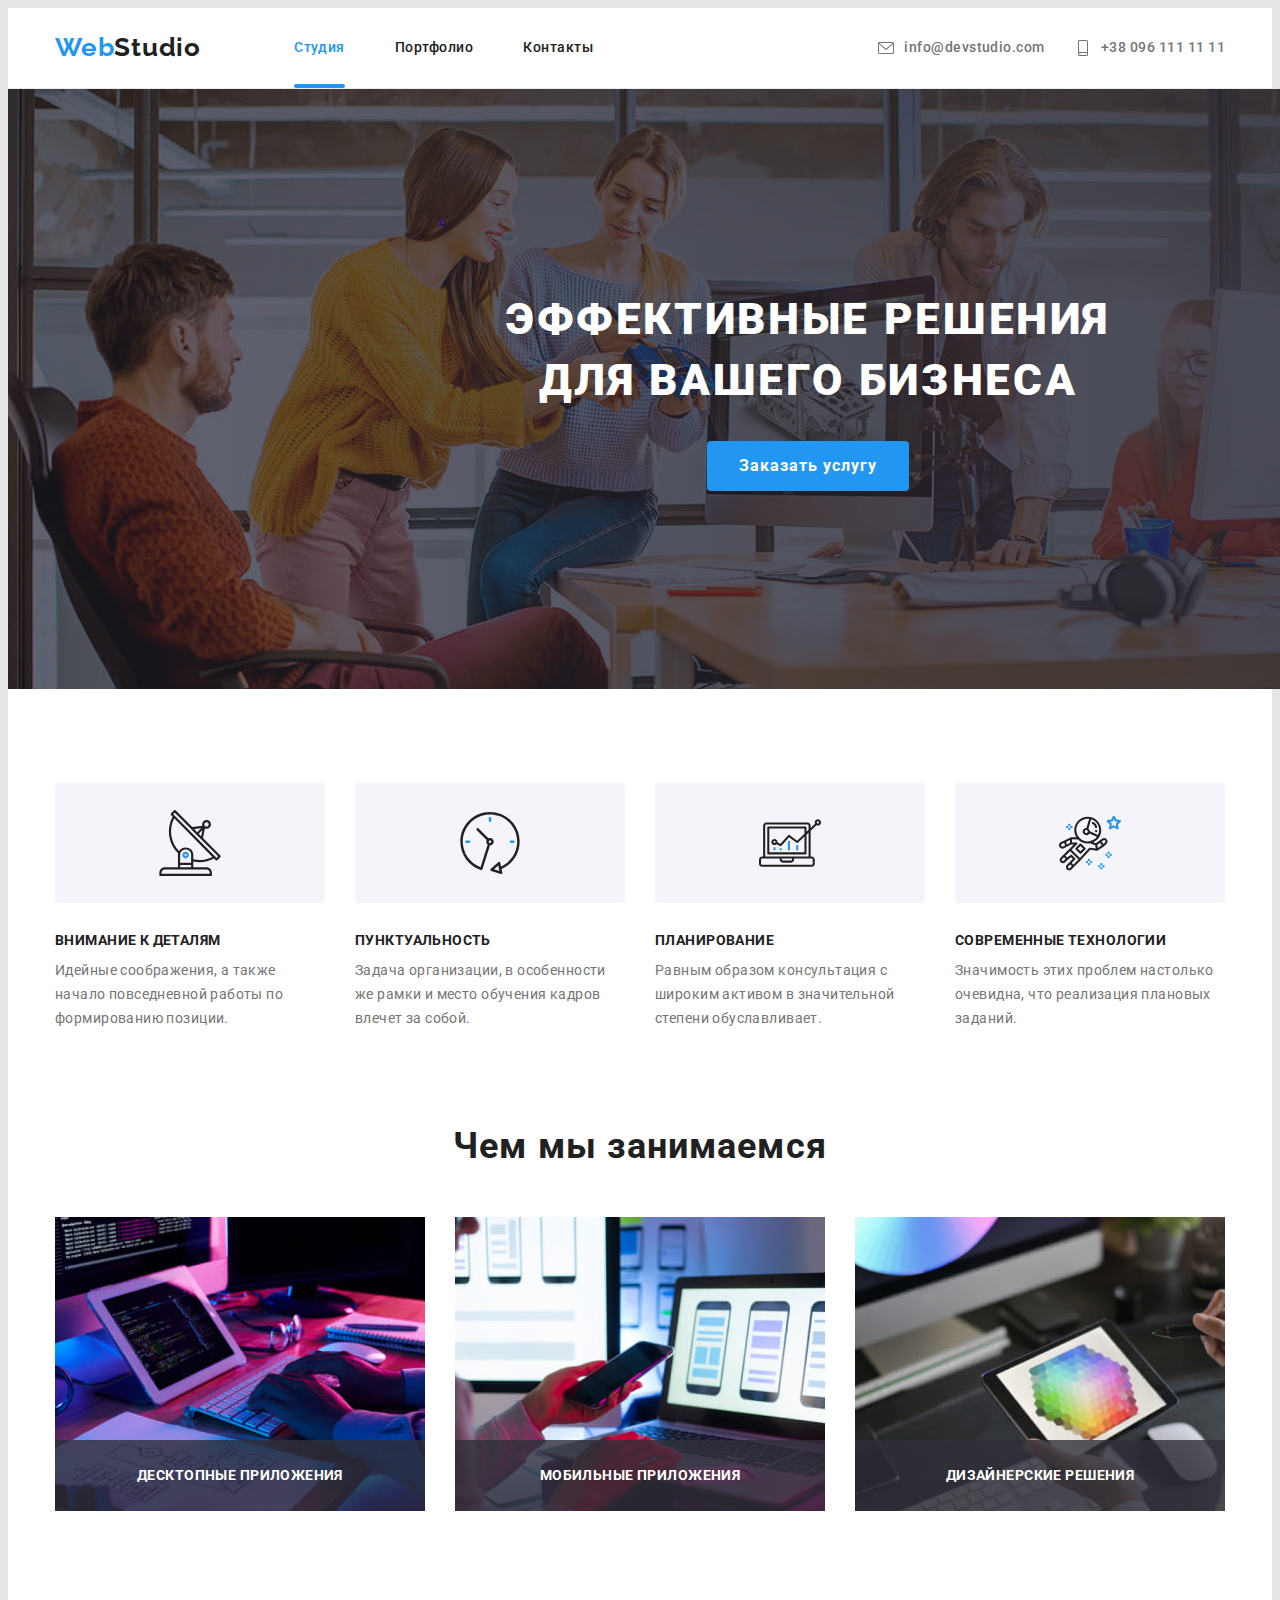
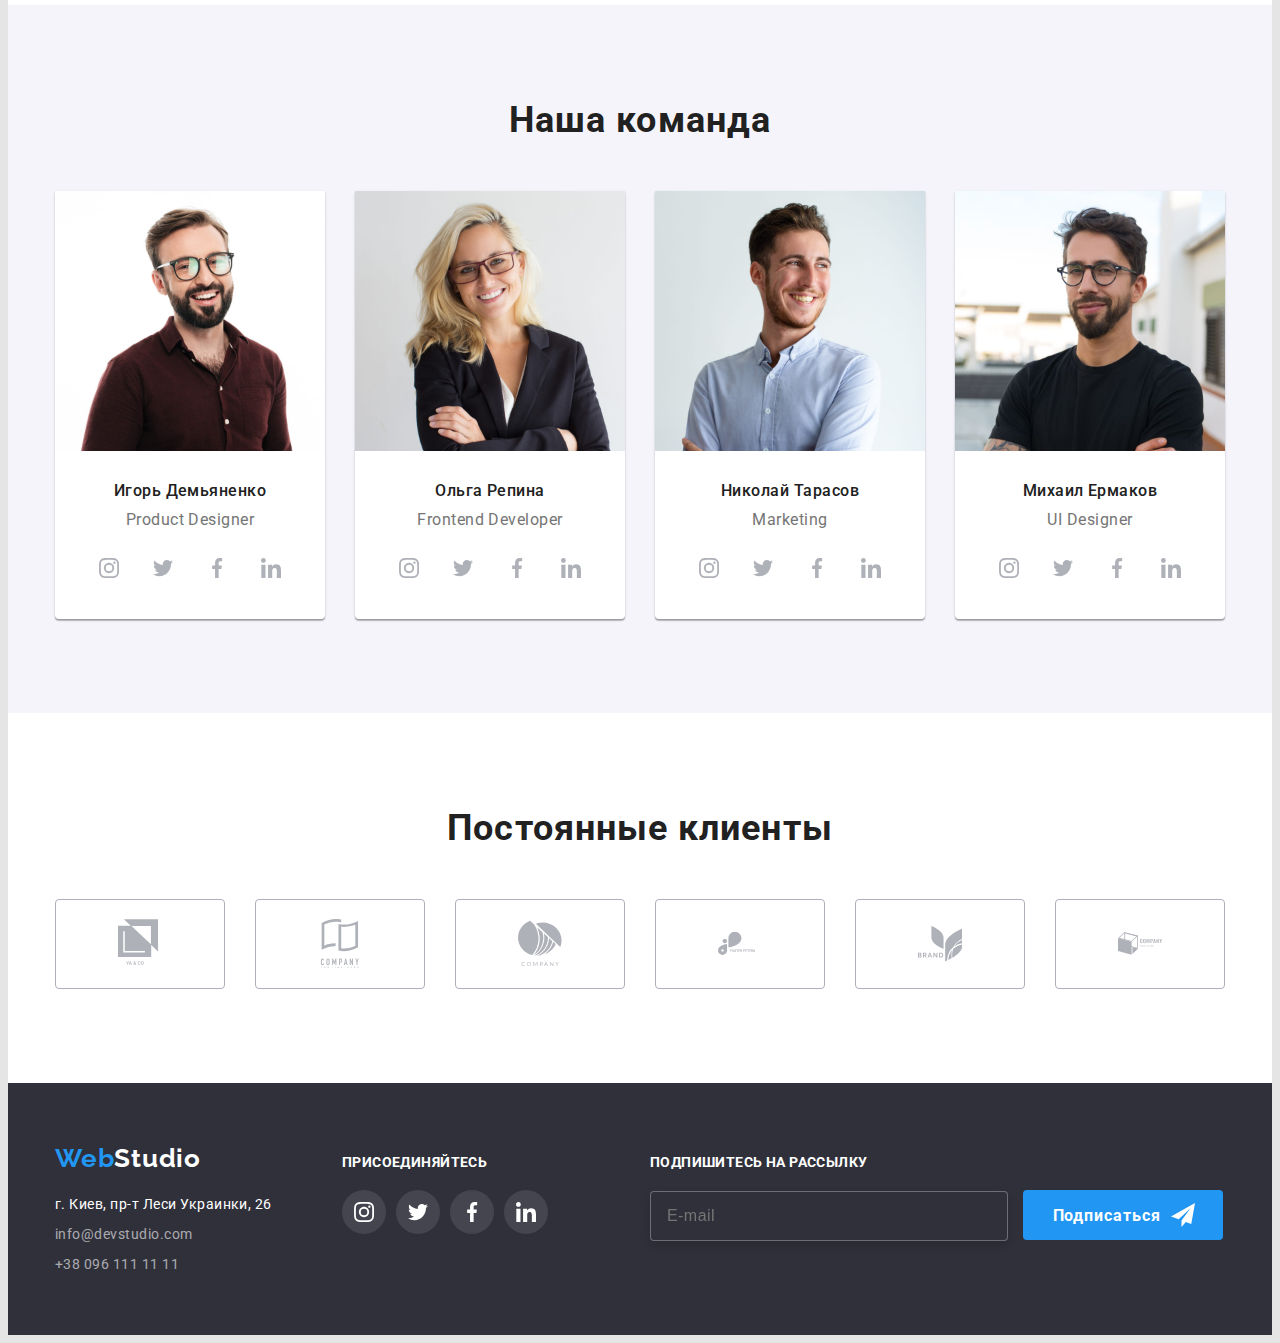
<file: index.html>
<!DOCTYPE html>
<html lang="ru">
  <head>
    <meta charset="UTF-8" />
    <meta name="viewport" content="width=device-width, initial-scale=1.0" />
    <title>WebStudio</title>
    <link href="https://fonts.googleapis.com/css2?family=Roboto:wght@400;500;700;900&display=swap" rel="stylesheet" />
    <link rel="stylesheet" href="https://cdnjs.cloudflare.com/ajax/libs/modern-normalize/1.0.0/modern-normalize.min.css"
        integrity="sha512-ISS7cAi1PEhQ8jnbJpJZMd29NlhNj4AWYyLOSp2CE/CsHxTCu+r+t0D2yoJudVrd0/8fTVPUVDzY5Tvli75u/g=="
        crossorigin="anonymous"/>
    <link rel="stylesheet" href="./css/style.css" />
  </head>

  <body>
    <header class="header">
      <div class="container header-list">
      <a class="logo link" href="./index.html"><span class="logo-web">Web</span>Studio</a>
      <nav>
        <ul class="site-nav list">
          <li class="item">
            <a href="./index.html" class="link current">Студия</a></li>
          <li class="item">
            <a href="./portfolio.html" class="link">Портфолио</a></li>
          <li class="item">
            <a href="#contacts" class="link">Контакты</a></li>
        </ul>
      </nav>

      <ul class="contacts list">
        <li class="item">
          <a class="mail link" href="mailto:info@devstudio.com">
            <svg class="icon-mail" style="height: 16px; width: 16px">
              <use href="./images/sprite.svg#mail">
              </use>
            </svg>info@devstudio.com</a>
        </li>
        <li class="item">
          <a class="phone link" href="tel:+380961111111">
            <svg class="icon-smartphone" style="height: 16px; width: 16px">
              <use href="./images/sprite.svg#smartphone"></use>
            </svg>+38 096 111 11 11</a>
        </li>
      </ul>
      </div>
    </header>

    <main>
      <section class="hero">
       <h1 class="mardgin-reset hero-title">Эффективные решения <br> для вашего бизнеса</h1>
       <button data-modal-open class="hero-button">Заказать услугу</button>
      </section>
      
      <div class="working">
      <section class="container">
       <ul class="work list">
        <li class="item">
          <!--<div class="work-item-icon">
            <svg class="icon-group" width="70" , height="65.32">
              <use href="./images/sprite.svg#Group"></use>
            </svg>
          </div>-->
          <h3 class="mardgin-reset small-title ikon-group">Внимание к деталям</h3>
          <p class="mardgin-reset">
            Идейные соображения, а также начало повседневной работы по
            формированию позиции.
          </p>
        </li>
        <li class="item">
          <h3 class="mardgin-reset small-title ikon-clock">Пунктуальность</h3>
          <p class="mardgin-reset">
            Задача организации, в особенности же рамки и место обучения кадров
            влечет за собой.
          </p>
        </li>
        <li class="item">
          <h3 class="mardgin-reset small-title ikon-diagram">Планирование</h3>
          <p class="mardgin-reset">
            Равным образом консультация с широким активом в значительной степени
            обуславливает.
          </p>
        </li>
        <li class="item">
          <h3 class="mardgin-reset small-title ikon-astronaut">Современные технологии</h3>
          <p class="mardgin-reset">
            Значимость этих проблем настолько очевидна, что реализация плановых
            заданий.
          </p>
        </li>
       </ul>
      <h2 class="mardgin-reset section-title work-title">Чем мы занимаемся</h2>
      <ul class="img list">
        <li class="item">
          <img src="./images/img.jpg" alt="img" width="370" height="294"/>
          <p class="img-item-name">Десктопные приложения</p>
        </li>
        <li class="item">
          <img src="./images/img(1).jpg" alt="img1" width="370" height="294" />
          <p class="img-item-name">Мобильные приложения</p>
        </li>
        <li class="item">
          <img src="./images/img(2).jpg" alt="img2" width="370" height="294" />
          <p class="img-item-name">Дизайнерские решения</p>
        </li>
      </ul>
      </section>
      </div>

      <div class="workers">
      <section class="container">
      <h2 class="mardgin-reset section-title comand">Наша команда</h2>
      <ul class="workers-team list">
        <li class="workers-list item">
          <img src="./images/img(3).jpg" alt="Игорь Демьяненко" width="270" height="260" />
          <h3 class="mardgin-reset name-title">Игорь Демьяненко</h3>
          <p class="mardgin-reset">Product Designer</p>
          <ul class="list social">
            <li class="item">
              <a class="social-icon" href="https://www.instagram.com/">
              <svg class="social-icon-item">
                <use href="./images/sprite.svg#instagram">
                </use>
              </svg></a></li>
            <li class="item">
              <a class="social-icon" href="https://twitter.com/">
                <svg class="social-icon-item" width="20"> 
                  <use href="./images/sprite.svg#twitter">
                  </use>
                </svg></a></li>
            <li class="item">
              <a class="social-icon" href="https://www.facebook.com/">
                <svg class="social-icon-item">
                  <use href="./images/sprite.svg#facebook">
                  </use>
                </svg></a></li>
            <li class="item">
              <a class="social-icon" href="https://www.linkedin.com/">
                <svg class="social-icon-item">
                  <use href="./images/sprite.svg#linkedin">
                  </use>
                </svg></a></li>
          </ul>
        </li>
        <li class="workers-list item">
          <img src="./images/img(4).jpg" alt="Ольга Репина" width="270" height="260" />
          <h3 class="mardgin-reset name-title">Ольга Репина</h3>
          <p class="mardgin-reset">Frontend Developer</p>
          <ul class="list social">
            <li class="item">
              <a class="social-icon" href="https://www.instagram.com/">
                <svg class="social-icon-item">
                  <use href="./images/sprite.svg#instagram">
                  </use>
                </svg></a></li>
            <li class="item">
              <a class="social-icon" href="https://twitter.com/">
                <svg class="social-icon-item">
                  <use href="./images/sprite.svg#twitter">
                  </use>
                </svg></a></li>
            <li class="item">
              <a class="social-icon" href="https://www.facebook.com/">
                <svg class="social-icon-item">
                  <use href="./images/sprite.svg#facebook">
                  </use>
                </svg></a></li>
            <li class="item">
              <a class="social-icon" href="https://www.linkedin.com/">
                <svg class="social-icon-item">
                  <use href="./images/sprite.svg#linkedin">
                  </use>
                </svg></a></li>
          </ul>
        </li>
        <li class="workers-list item">
          <img src="./images/img(5).jpg" alt="Николай Тарасов" width="270" height="260" />
          <h3 class="mardgin-reset name-title">Николай Тарасов</h3>
          <p class="mardgin-reset">Marketing</p>
          <ul class="list social">
            <li class="item">
              <a class="social-icon" href="https://www.instagram.com/">
                <svg class="social-icon-item">
                  <use href="./images/sprite.svg#instagram">
                  </use>
                </svg></a></li>
            <li class="item">
              <a class="social-icon" href="https://twitter.com/">
                <svg class="social-icon-item">
                  <use href="./images/sprite.svg#twitter">
                  </use>
                </svg></a></li>
            <li class="item">
              <a class="social-icon" href="https://www.facebook.com/">
                <svg class="social-icon-item">
                  <use href="./images/sprite.svg#facebook">
                  </use>
                </svg></a></li>
            <li class="item">
              <a class="social-icon" href="hmbol-defsttps://www.linkedin.com/">
                <svg class="social-icon-item">
                  <use href="./images/sprite.svg#linkedin">
                  </use>
                </svg></a></li>
          </ul>
        </li>
        <li class="workers-list item">
          <img src="./images/img(6).jpg" alt="Михаил Ермаков" width="270" height="260" />
          <h3 class="mardgin-reset name-title">Михаил Ермаков</h3>
          <p class="mardgin-reset">UI Designer</p>
          <ul class="list social">
            <li class="item">
              <a class="social-icon" href="https://www.instagram.com/">
                <svg class="social-icon-item">
                  <use href="./images/sprite.svg#instagram">
                  </use>
                </svg></a></li>
            <li class="item">
              <a class="social-icon" href="https://twitter.com/">
                <svg class="social-icon-item">
                  <use href="./images/sprite.svg#twitter">
                  </use>
                </svg></a></li>
            <li class="item">
              <a class="social-icon" href="https://www.facebook.com/">
                <svg class="social-icon-item">
                  <use href="./images/sprite.svg#facebook">
                  </use>
                </svg></a></li>
            <li class="item">
              <a class="social-icon" href="https://www.linkedin.com/">
                <svg class="social-icon-item">
                  <use href="./images/sprite.svg#linkedin">
                  </use>
                </svg></a></li>
          </ul>
        </li>
      </ul>
      </section>
      </div>
      <div class="clients">
        <section class="container">
          <h2 class="mardgin-reset section-title">Постоянные клиенты</h2>
          <ul class="list link-list">
            <li class="link-item">
              <div>
                <a class="link-item-logo" href="">
                    <svg class="icon-logo">
                      <use class="parametr" href="./images/sprite.svg#logo-1">
                      </use>
                    </svg></a>
                </div>
            </li>
            <li class="link-item">
              <div>
               <a class="link-item-logo" href="">
                <svg class="icon-logo">
                  <use class="parametr" href="./images/sprite.svg#logo-2">
                  </use>
                </svg></a>
              </div>
            </li>
            <li class="link-item">
              <div>
               <a class="link-item-logo" href="">
                <svg class="icon-logo">
                  <use class="parametr" href="./images/sprite.svg#logo-3">
                  </use>
                </svg></a>
              </div>
            </li>
            <li class="link-item">
              <div>
               <a class="link-item-logo" href="">
                <svg class="icon-logo">
                  <use class="parametr" href="./images/sprite.svg#logo-4">
                  </use>
                </svg></a>
              </div>
            </li>
            <li class="link-item">
              <div>
                <a class="link-item-logo" href="">
                <svg class="icon-logo">
                  <use class="parametr" href="./images/sprite.svg#logo-5">
                  </use>
                </svg></a>
              </div>
            </li>
            <li class="link-item">
              <div>
               <a class="link-item-logo" href="">
                <svg class="icon-logo">
                  <use class="parametr" href="./images/sprite.svg#logo-6">
                  </use>
                </svg></a>
              </div>
            </li>
            
          </ul>
        </section>
      </div>
    </main>

    <footer class="contact" id="contacts">
      <section class="footer container">
        <h2 class="mardgin-reset visually-hidden">Контакты</h2>
      <ul class="list">
        <li><a class="logo-white link" href="./index.html"><span class="logo-web">Web</span>Studio</a></li>
        <li><a class="address link" href="https://goo.gl/maps/WnVNhJ2JsG3J3h6x5" target="_blank" rel="noopener noreferer">
          г. Киев, пр-т Леси Украинки, 26</a></li>
        <li>
          <a class="footer-mail link" href="mailto:info@devstudio.com">info@devstudio.com</a>
        </li>
        <li>
          <a class="footer-phone link" href="tel:+380961111111">+38 096 111 11 11</a>
        </li>
      </ul>
      <div class="join">
        <p class="text-footer">присоединяйтесь</p>
        <ul class="list join-list">
        <li class="item">
          <a class="join-icon" href="https://www.instagram.com/">
            <svg class="icon">
              <use href="./images/sprite.svg#instagram">
              </use>
            </svg></a></li>
        <li class="item">
          <a class="join-icon" href="https://twitter.com/">
            <svg class="icon" width="20">
              <use href="./images/sprite.svg#twitter">
              </use>
            </svg></a></li>
        <li class="item">
          <a class="join-icon" href="https://www.facebook.com/">
            <svg class="icon">
              <use href="./images/sprite.svg#facebook">
              </use>
            </svg></a></li>
        <li class="item">
          <a class="join-icon" href="https://www.linkedin.com/">
            <svg class="icon">
              <use href="./images/sprite.svg#linkedin">
              </use>
            </svg></a></li>
        </ul>
      </div>
      <div class="join input">
        <p class="text-footer">Подпишитесь на рассылку</p>
        <form>
          <input class="join-input" name="email" type="email" placeholder="E-mail" required>
          <button class="hero-button join-button">
          <svg class="icon-send">
            <use href="./images/sprite.svg#send-modal">
            </use>
          </svg>
          Подписаться</button>
        </form>
      </div>
      </section>
    </footer>

    <div class="backdrop is-hidden" data-backdrop>
      <div class="modal">
        <button class="modal-button" data-modal-close>
          <svg class="close-button" width="12" height="12">
            <use href="./images/sprite.svg#close-modal">
            </use>
          </svg>
          <!-- <img class="close-button" src="./images/Vector.svg" alt="x"> -->
        </button>
        <h2 class="modal-name">Оставьте свои данные, мы вам перезвоним</h2>
        <form class="form" autocomplete="off">
          <label class="form-field">
            <span class="form-label">Имя</span>
            <input class="form-input" name="name" type="text" placeholder=" " pattern="^[А-Яа-яЁё\s]+$" required>
            <svg class="icon-input" width="12" height="12">
              <use href="./images/sprite.svg#name-modal">
              </use>
            </svg>
          </label>
          <label class="form-field">
            <span class="form-label">Телефон</span>
            <input class="form-input" name="name" type="tel" placeholder=" " required>
            <svg class="icon-input" width="12" height="12">
              <use href="./images/sprite.svg#phone-modal">
              </use>
            </svg>
          </label>
          <label class="form-field">
            <span class="form-label">Почта</span>
            <input class="form-input" name="name" type="email" placeholder=" " required>
            <svg class="icon-input" width="12" height="12">
              <use href="./images/sprite.svg#mail-modal">
              </use>
            </svg>
            
          </label>
          
          <label class="form-field">
            <span class="form-label">Комментарий</span>
            <textarea class="form-input form-textarea" name="comment" rows="6" cols="45"
             placeholder="Введите текст"></textarea>
          </label>
          <label class="modal-checkbox">
            <input class="checkbox visually-hidden" name="checkbox" type="checkbox" required>
            <span class="icon-checkbox"></span>
            Соглашаюсь с рассылкой и принимаю
            <a href="#"> Условия договора</a>
          </label>
          <button class="send-btn">Отправить</button>
        </form>
      </div>
    </div>
        <script src="./js/modal.js"></script>
  </body> 
</html>
</file>
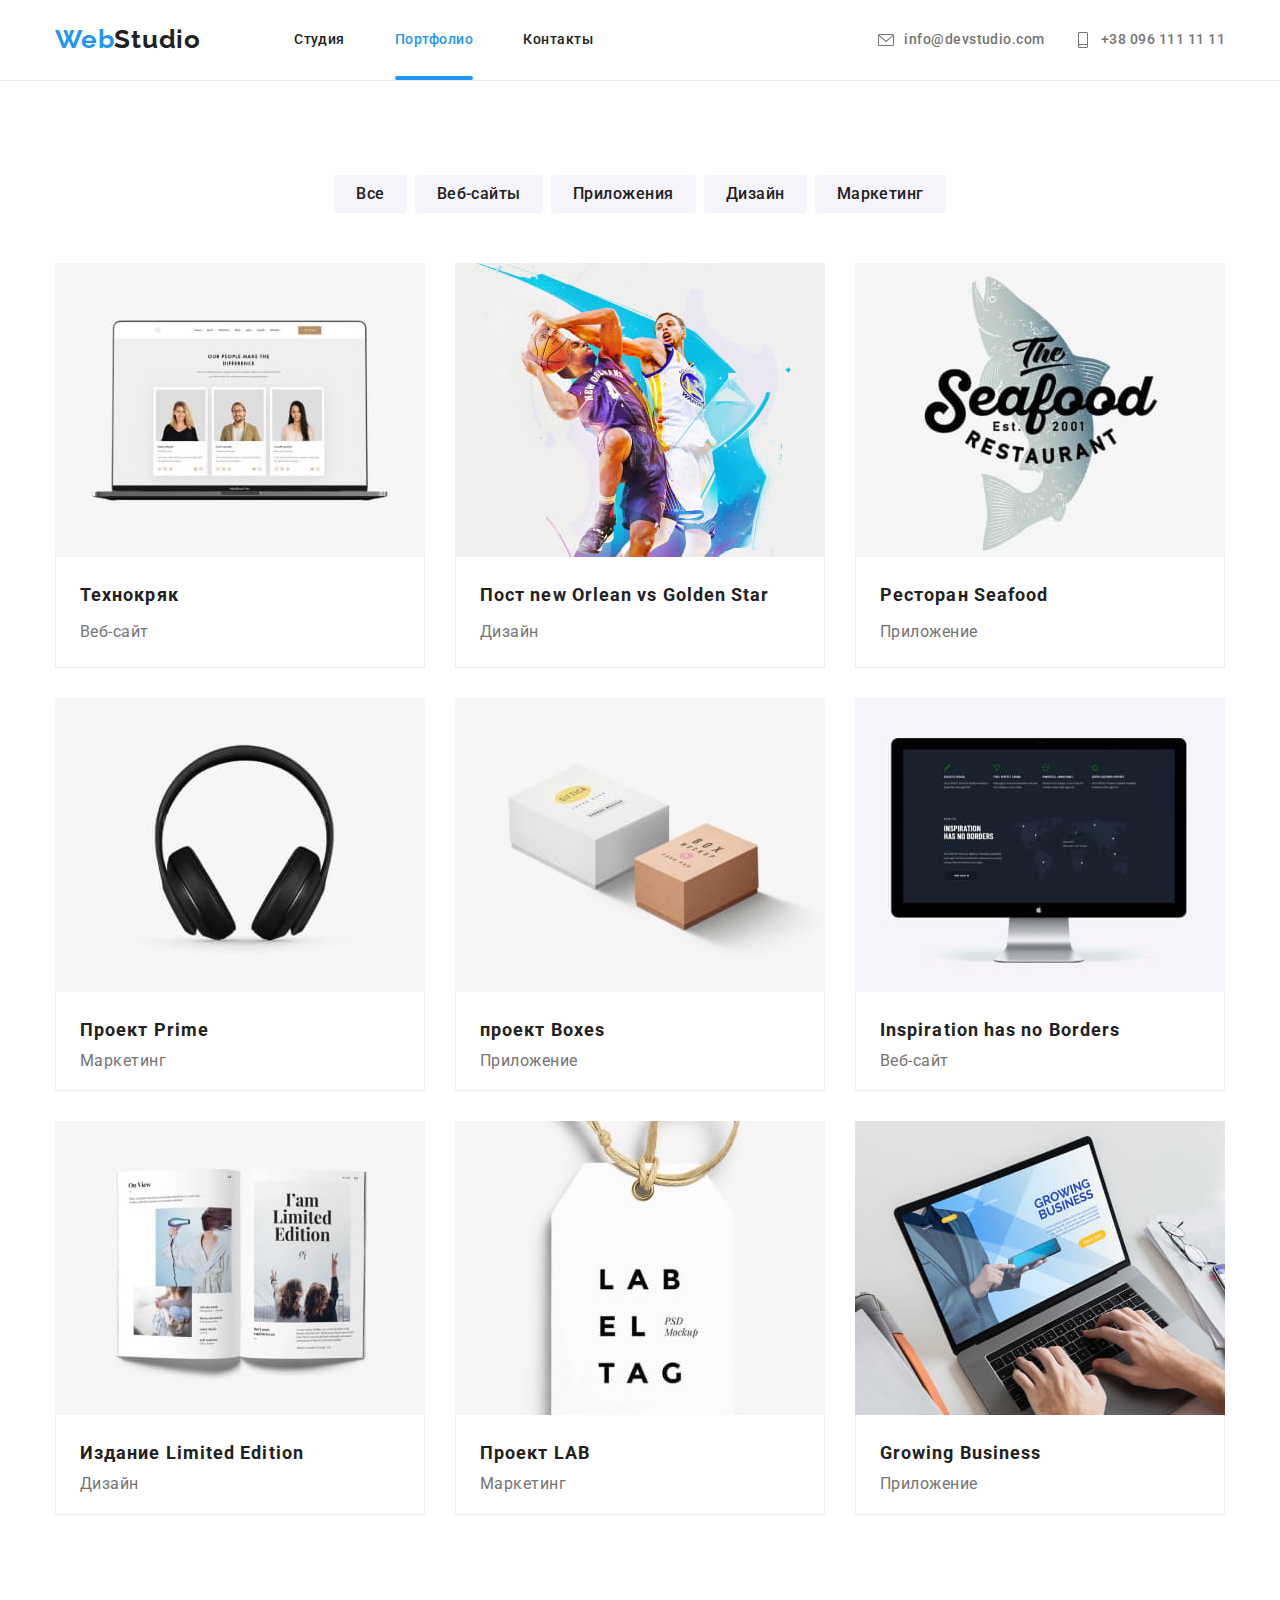
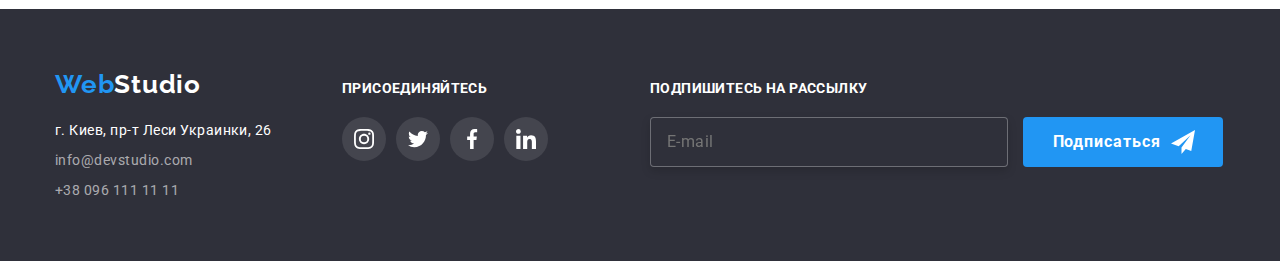
<file: portfolio.html>
<!DOCTYPE html>
<html lang="en">
<head>
    <meta charset="UTF-8">
    <meta name="viewport" content="width=device-width, initial-scale=1.0">
    <title>Portfolio</title>
    <link rel="stylesheet" href="https://cdnjs.cloudflare.com/ajax/libs/modern-normalize/1.0.0/modern-normalize.css">
    <link href="https://fonts.googleapis.com/css2?family=Roboto:wght@400;500;700;900&display=swap" rel="stylesheet">
    
    <link rel="stylesheet" href="./css/style.css" />
</head>
<body>
    <header class="header">
        <div class="container header-list">
            <a class="logo link" href="./index.html"><span class="logo-web">Web</span>Studio</a>
            <nav>
                <ul class="site-nav list">
                    <li class="item">
                        <a href="./index.html" class="link">Студия</a></li>
                    <li class="item">
                        <a href="./portfolio.html" class="link current">Портфолио</a></li>
                    <li class="item">
                        <a href="#contacts" class="link">Контакты</a></li>
                </ul>
            </nav>
    
            <ul class="contacts list">
                <li class="item">
                    <a class="mail link" href="mailto:info@devstudio.com">
                        <svg class="icon-mail" style="height: 16px; width: 16px">
                            <use href="./images/sprite.svg#mail">
                            </use>
                        </svg>info@devstudio.com</a>
                </li>
                <li class="item">
                    <a class="phone link" href="tel:+380961111111">
                        <svg class="icon-smartphone" style="height: 16px; width: 16px">
                            <use href="./images/sprite.svg#smartphone"></use>
                        </svg>+38 096 111 11 11</a>
                </li>
            </ul>
        </div>
    </header>

    <div class="main">
        <div class="container">
     <ul class="head list">
        <li class="item"><a class="link main-button" href="">Все</a></li>
        <li class="item"><a class="link main-button" href="">Веб-сайты</a></li>
        <li class="item"><a class="link main-button" href="">Приложения</a></li>
        <li class="item"><a class="link main-button" href="">Дизайн</a></li>
        <li class="item"><a class="link main-button" href="">Маркетинг</a></li>
     </ul>
      
     <ul class="portfolio list ">
        
        <li class="list-item">
            <a class="item" href="">
                <div class="overlay-img">
                   <img class="img" src="./images/img(7).jpg" alt="example-1" width="370" height="294">
                   <p class="overlay">Технокряк это современная площадка распространения коронавируса. Компании используют эту платформу для цифровогошпионажа и атак на защищённые сервера конкурентов.</p>
                </div>
                <div class="description">
                   <h2 class="example mardgin-reset">Технокряк</h2>
                   <p class="mardgin-reset category">Веб-сайт</p>
                </div>
            </a>
        </li>
    
        <li class="list-item">
            <a class="item" href="">
                <div class="overlay-img">
                <img class="img" src="./images/img8.jpg" alt="example-2" width="370" height="294">
            <p class="overlay">Технокряк это современная площадка распространения коронавируса. Компании используют эту платформу для цифрового шпионажа и атак на защищённые сервера конкурентов.</p>
            </div>
                <div class="description">
                    <h2 class="example mardgin-reset">Пост new Orlean vs Golden Star</h2>
                    <p class="mardgin-reset category">Дизайн</p>
                    
                </div>
            </a>
        </li>
    
        <li class="list-item">
            <a class="item" href="">
              <div class="overlay-img">
                 <img class="img" src="./images/img9.jpg" alt="example-3" width="370" height="294">
                 <p class="overlay">Технокряк это современная площадка распространения коронавируса. Компании используют эту платформу для цифрового шпионажа и атак на защищённые сервера конкурентов.</p>
              </div>
              <div class="description">
                <h2 class="example mardgin-reset">Ресторан Seafood</h2>
                <p class="mardgin-reset category">Приложение</p>
              </div>
            </a>
        </li>
    
        <li class="list-item">
            <a class="item" href="">
                <div class="overlay-img">
            <img class="img" src="./images/img10.jpg" alt="example-4" width="370" height="294">
            <p class="overlay">Технокряк это современная площадка распространения коронавируса. Компании используют эту платформу для цифрового шпионажа и атак на защищённые сервера конкурентов.</p>
        </div>
            <div class="description">
                <h2 class="example mardgin-reset">Проект Prime</h2>
                <p class="mardgin-reset">Маркетинг</p>  
            </div>
            </a>
        </li>
    
        <li class="list-item">
            <a class="item" href="">
                <div class="overlay-img">
            <img class="img" src="./images/img11.jpg" alt="example-5" width="370" height="294">
            <p class="overlay">Технокряк это современная площадка распространения коронавируса. Компании используют эту платформу для цифрового шпионажа и атак на защищённые сервера конкурентов.</p></div>
            <div class="description">
                <h2 class="example mardgin-reset">проект Boxes</h2>
                <p class="mardgin-reset">Приложение</p>
            </div>
            </a>
        </li>
    
        <li class="list-item">
            <a class="item" href="">
                <div class="overlay-img">
            <img class="img" src="./images/img12.jpg" alt="example-6" width="370" height="294">
            <p class="overlay">Технокряк это современная площадка распространения коронавируса. Компании используют эту платформу для цифрового шпионажа и атак на защищённые сервера конкурентов.</p></div>
            <div class="description">
                <h2 class="example mardgin-reset">Inspiration has no Borders</h2>
                <p class="mardgin-reset">Веб-сайт</p>
                
            </div>
            </a>
        </li>
    
        <li class="list-item">
            <a class="item" href="">
                <div class="overlay-img">
            <img class="img" src="./images/img13.jpg" alt="example-7" width="370" height="294">
            <p class="overlay">Технокряк это современная площадка распространения коронавируса. Компании используют эту платформу
                для цифрового
                шпионажа и атак на защищённые сервера конкурентов.</p></div>
            <div class="description">
                <h2 class="example mardgin-reset">Издание Limited Edition</h2>
                <p class="mardgin-reset">Дизайн</p>
                
            </div>
            </a>
        </li>
    
        <li class="list-item">
            <a class="item" href="">
                <div class="overlay-img">
            <img class="img" src="./images/img14.jpg" alt="example-8" width="370" height="294">
            <p class="overlay">Технокряк это современная площадка распространения коронавируса. Компании используют эту платформу
                для цифрового
                шпионажа и атак на защищённые сервера конкурентов.</p>
            </div>
            <div class="description">
                <h2 class="example mardgin-reset">Проект LAB</h2>
                <p class="mardgin-reset">Маркетинг</p>
                
            </div>
            </a>
        </li>
    
        <li class="list-item">
            <a class="item" href="">
            <div class="overlay-img">
                <img class="img" src="./images/img15.jpg" alt="example-9" width="370" height="294">
                <p class="overlay">Технокряк это современная площадка распространения коронавируса. Компании используют эту платформу
                для цифрового на защищённые сервера конкурентов.</p>
              </div>
              <div class="description">
                <h2 class="example mardgin-reset">Growing Business</h2>
                <p class="mardgin-reset">Приложение</p>
              </div>
            </a>
        </li>
     </ul>
    </div>
    </div>
    <footer class="contact" id="contacts">
        <section class="footer container">
            <h2 class="mardgin-reset visually-hidden">Контакты</h2>
            <ul class="list">
                <li><a class="logo-white link" href="./index.html"><span class="logo-web">Web</span>Studio</a></li>
                <li><a class="address link" href="https://goo.gl/maps/WnVNhJ2JsG3J3h6x5" target="_blank"
                        rel="noopener noreferer">
                        г. Киев, пр-т Леси Украинки, 26</a></li>
                <li>
                    <a class="footer-mail link" href="mailto:info@devstudio.com">info@devstudio.com</a>
                </li>
                <li>
                    <a class="footer-phone link" href="tel:+380961111111">+38 096 111 11 11</a>
                </li>
            </ul>
            <div class="join">
                <p class="text-footer">присоединяйтесь</p>
                <ul class="list join-list">
                    <li class="item">
                        <a class="join-icon" href="https://www.instagram.com/">
                            <svg class="icon">
                                <use href="./images/sprite.svg#instagram">
                                </use>
                            </svg></a></li>
                    <li class="item">
                        <a class="join-icon" href="https://twitter.com/">
                            <svg class="icon" width="20">
                                <use href="./images/sprite.svg#twitter">
                                </use>
                            </svg></a></li>
                    <li class="item">
                        <a class="join-icon" href="https://www.facebook.com/">
                            <svg class="icon">
                                <use href="./images/sprite.svg#facebook">
                                </use>
                            </svg></a></li>
                    <li class="item">
                        <a class="join-icon" href="https://www.linkedin.com/">
                            <svg class="icon">
                                <use href="./images/sprite.svg#linkedin">
                                </use>
                            </svg></a></li>
                </ul>
            </div>
            <div class="join input">
                <p class="text-footer">Подпишитесь на рассылку</p>
                <form>
                    <input class="join-input" name="email" type="email" placeholder="E-mail" required>
                    <button class="hero-button join-button">
                        <svg class="icon-send">
                            <use href="./images/sprite.svg#send-modal">
                            </use>
                        </svg>
                        Подписаться</button>
                </form>
            </div>
        </section>
    </footer>
</body>
</html>
</file>
<file: css/style.css>
/*Raleway 700
Roboto 400 500 700 900 */
/* raleway-700 - latin */
@font-face {
  font-family: "Raleway";
  font-style: normal;
  font-weight: 700;
  src: url("../fonts/raleway/raleway-v18-latin-700.eot");
  src: local(""),
    url("../fonts/raleway/raleway-v18-latin-700.eot?#iefix")
      format("embedded-opentype"),
    url("../fonts/raleway/raleway-v18-latin-700.woff2") format("woff2"),
    url("../fonts/raleway/raleway-v18-latin-700.woff") format("woff"),
    url("../fonts/raleway/raleway-v18-latin-700.ttf") format("truetype"),
    url("../fonts/raleway/raleway-v18-latin-700.svg#Raleway") format("svg");
}

:root {
  --main-text-color: #757575;
  --second-text-color: #212121;
  --hover-text-color: #2196f3;
  --main-background-color: #e5e5e5;
  --hero-title-color: #ffffff;
  --footer-color: #ffffff;
  --border-color: #eeeeee;

  --background-header-color: #ffffff;
  --background-working-color: #e5e5e5;
  --background-color-footer: #2f303a;
  --bgc-logo: #f5f4fa;

  --transition-duration: 250ms;
  --transition-timing-function: cubic-bezier(0.4, 0, 0.2, 1);
}

html {
  box-sizing: border-box;
}

*,
*::before,
*::after {
  box-sizing: inherit;
}

body {
  font-family: "Roboto", sans-serif;
  font-size: 14px;
  font-weight: 400;
  color: var(--main-text-color);
  background-color: var(--main-background-color);
}

.mardgin-reset {
  margin-top: 0;
  margin-bottom: 0;
}

img {
  display: block;
  max-width: 100%;
  height: auto;
}

.link {
  text-decoration: none;
  /*display: inline-block;*/
}

.container {
  margin-right: auto;
  margin-left: auto;
  width: 1200px;
  padding-right: 15px;
  padding-left: 15px;
}

/*header*/
.header {
  background-color: var(--background-header-color);
  color: var(--second-text-color);
  font-weight: 500;
  line-height: 1.14;
  letter-spacing: 0.02em;
  border-bottom: 1px solid #ececec;
}

.header-list {
  display: flex;
  align-items: center;
}

/*logo*/
.logo {
  color: var(--second-text-color);
  font-family: "Raleway";
  font-weight: 700;
  font-size: 26px;
  line-height: 1.2;
  letter-spacing: 0.03em;
  padding-top: 24px;
  padding-bottom: 25px;
}
.logo:focus {
  color: var(--second-text-color);
}
.logo-web {
  color: var(--hover-text-color);
}

/*site-nav*/
.list {
  list-style: none;
  padding-left: 0;
}

.site-nav {
  display: flex;
  padding: 0;
  margin-left: 93px;
  margin-top: 0;
  margin-right: 0;
  margin-bottom: 0;
}

.site-nav .item {
  font-size: 14px;
  line-height: 1.14;
}

.site-nav .item + .item {
  margin-left: 50px;
}

.site-nav .link {
  display: block;
  padding-top: 32px;

  color: var(--second-text-color);
  transition: color var(--transition-duration) var(--transition-timing-function);
}
.site-nav .link:hover,
.site-nav .link:focus {
  color: var(--hover-text-color);
}
.site-nav .link.current {
  color: var(--hover-text-color);
}
.current::after {
  content: "";
  display: block;
  width: 100%;
  background-color: #2196f3;
  height: 4px;
  border-radius: 2px;
  margin-top: 28px;
}

/*contacts*/
.contacts {
  display: flex;
  padding: 0;
  margin-left: auto;
  background-color: inherit;
}

.contacts .item {
  display: inline-flex;
  font-size: 14px;
  line-height: 1.14;
  align-items: line;
}

.contacts .item + .item {
  margin-left: 30px;
}

.mail,
.phone {
  display: inline-flex;
  align-items: center;
  color: var(--main-text-color);
  transition: color var(--transition-duration) var(--transition-timing-function);
}

.mail:hover,
.mail:focus {
  color: var(--hover-text-color);
  transition: color var(--transition-duration);
}

.phone:hover,
.phone:focus {
  color: var(--hover-text-color);
  transition: color var(--transition-duration);
}

.icon-mail,
.icon-smartphone {
  display: flex;
  fill: var(--main-text-color);
  padding-left: 0px;
  margin-right: 10px;
}

.mail:hover .icon-mail,
.mail:focus .icon-mail {
  fill: var(--hover-text-color);
}

.phone:hover .icon-smartphone,
.phone:focus .icon-smartphone {
  fill: var(--hover-text-color);
}
/*hero*/
.hero {
  padding-top: 200px;
  padding-bottom: 200px;
  width: 1600px;
  height: 600px;
  margin-left: auto;
  margin-right: auto;
  background-color: var(--background-color-footer);
  background-image: linear-gradient(
      to right,
      rgba(47, 48, 58, 0.4),
      rgba(47, 48, 58, 0.8)
    ),
    url(../images/hero.jpg);

  text-align: center;
}
.hero-title {
  margin-top: 0;
  margin-bottom: 30px;

  color: var(--hero-title-color);
  font-weight: 900;
  font-size: 44px;
  line-height: 1.38;
  letter-spacing: 0.06em;
  text-transform: uppercase;
}
.hero-button {
  display: inline-block;
  min-width: 200px;
  padding: 10px 32px;
  border-radius: 4px;
  border: 0px;

  color: var(--hero-title-color);
  background-color: var(--hover-text-color);

  cursor: pointer;
  font-family: inherit;
  font-weight: 700;
  font-size: 16px;
  line-height: 1.87;
  text-align: center;
  letter-spacing: 0.06em;
  text-decoration: none;
  transition: color var(--transition-duration),
    background-color var(--transition-timing-function);
}

.hero-button:hover,
.hero-button:focus {
  background-color: var(--background-header-color);
  color: var(--hover-text-color);
}

/*working*/
.working {
  padding-top: 94px;
  padding-bottom: 94px;
  background-color: var(--background-header-color);
}
.work {
  display: flex;
  margin-bottom: 94px;
  margin-top: 0;
}
.container > .img {
  margin-bottom: 0;
}
.work .item {
  width: 270px;

  font-size: 14px;
  font-weight: 400;
  line-height: 1.7;
  letter-spacing: 0.03em;
  text-align: left;
}

.work .item + .item {
  margin-left: 30px;
}
.img .item {
  position: relative;
}
.img-item-name {
  display: block;
  position: absolute;
  bottom: 0;
  margin: 0;
  padding-top: 27px;
  padding-bottom: 27px;
  /* padding-left: 82px; */
  max-width: 370px;
  width: 100%;

  font-weight: 700;
  font-size: 14px;
  line-height: 1.15;
  text-align: center;
  letter-spacing: 0.03em;
  text-transform: uppercase;

  color: var(--hero-title-color);
  background-color: rgba(47, 48, 58, 0.8);
}
.section-title {
  color: var(--second-text-color);
  font-size: 36px;
  font-style: normal;
  font-weight: 700;
  line-height: 1.167;
  letter-spacing: 0.03em;
  text-align: center;
}
.small-title {
  margin-bottom: 10px;

  color: var(--second-text-color);
  font-size: 14px;
  font-weight: 700;
  line-height: 1.14;
  letter-spacing: 0.03em;
  text-align: left;
  text-transform: uppercase;
}
/*.work-item-icon {
  display: flex;
  background-color: var(--bgc-logo);
  border-radius: 4px;
  margin-bottom: 30px;
  height: 120px;
  justify-content: center;
  align-items: center;
}
*/
.icon-group {
  display: block;
}
.small-title::before {
  display: block;
  content: "";
  height: 120px;
  background-color: var(--bgc-logo);
  border-radius: 4px;
  background-size: 62.32px;
  background-repeat: no-repeat;
  background-position: center;
  margin-bottom: 30px;
}

.ikon-group::before {
  background-image: url(../images/Group.svg);
}
.ikon-clock::before {
  background-image: url(../images/clock\ 1.svg);
}
.ikon-diagram::before {
  background-image: url(..//images/diagram\ 1.svg);
}
.ikon-astronaut::before {
  background-image: url(../images/astronaut\ 1.svg);
}

.work-title {
  margin-bottom: 50px;
}
.img {
  display: flex;
  margin-top: 0px;
}

.img .item + .item {
  margin-left: 30px;
}

/*workers*/

.workers {
  padding-bottom: 94px;
  padding-top: 94px;
  background-color: var(--bgc-logo);

  font-size: 16px;
  font-weight: 400;
  line-height: 19px;
  letter-spacing: 0.03em;
  text-align: center;
}
.comand {
  padding-bottom: 50px;
}
.workers-team {
  display: flex;
  margin-top: 0;
  margin-bottom: 0;
}
.workers-team .item + .item {
  margin-left: 30px;
}
.workers-list {
  max-height: 428px;
  box-shadow: 0px 1px 3px rgba(0, 0, 0, 0.12), 0px 1px 1px rgba(0, 0, 0, 0.14),
    0px 2px 1px rgba(0, 0, 0, 0.2);
  border-radius: 0px 0px 4px 4px;
  background-color: var(--background-header-color);
}
.workers-list p {
  margin-top: 10px;

  text-align: center;
  font-weight: 400;
  line-height: 1.22;
}
.name-title {
  margin-top: 30px;
  color: var(--second-text-color);
  font-size: 16px;
  font-weight: 500;
  line-height: 1.22;
  letter-spacing: 0.03em;
  text-align: center;
}

.social {
  display: flex;

  margin-top: 16px;
  margin-bottom: 30px;
  padding-right: 32px;
  padding-left: 32px;
}
.social-icon {
  display: block;
  width: 44px;
  height: 44px;
  border-radius: 50%;
  padding: 0;
  border: 0;
  background-color: var(--background-header-color);
  transition: color var(--transition-duration),
    background-color var(--transition-duration)
      var(--transition-timing-function);
}
.social .item + .item {
  margin-left: 10px;
}
.social .social-icon {
  display: flex;
  justify-content: center;
  align-items: center;
}
.social-icon-item {
  width: 20px;
  height: 20px;
  fill: #afb1b8;
}
.social-icon:hover,
.social-icon:focus {
  background-color: var(--hover-text-color);
}
.social-icon:hover .social-icon-item,
.social-icon:focus .social-icon-item {
  fill: var(--background-header-color);
}

.clients {
  display: flex;
  padding-top: 94px;
  padding-bottom: 94px;
  background-color: var(--background-header-color);
}
.clients h2 {
  margin-bottom: 50px;
}

.link-list {
  display: flex;
  margin: 0;
}
.link-item:not(:last-child) {
  margin-right: 30px;
}

/* .link-item .item + .item {
    margin-left: 30px; */

.link-item-logo {
  display: flex;
  justify-content: center;
  align-items: center;
  border: 1px solid #afb1b8;
  box-sizing: border-box;
  border-radius: 4px;
  border-color: #afb1b8;
  width: 170px;
  height: 90px;
  fill: inherit;
  transition: fill var(--transition-duration) var(--transition-timing-function);
}
.icon-logo {
  display: flex;
  padding: 0;
  border: 0;

  width: 44.27px;
  height: 49.23px;

  fill: #afb1b8;
}

.link-item-logo:hover,
.link-item-logo:focus {
  border-color: var(--hover-text-color);
}

.link-item-logo:hover .icon-logo,
.link-item-logo:focus .icon-logo {
  fill: var(--hover-text-color);
  transition: color var(--transition-duration) var(--transition-timing-function),
    fill var(--transition-duration) var(--transition-timing-function),
    border-color var(--transition-duration) var(--transition-timing-function);
}
/*footer*/

.contact {
  background-color: var(--background-color-footer);
}
.footer {
  display: flex;
  padding-top: 60px;
  padding-bottom: 60px;
  line-height: 1.5;

  background-color: var(--background-color-footer);
}
.logo-white {
  color: var(--footer-color);
  font-family: "Raleway";
  font-size: 26px;
  font-weight: 700;
  line-height: 1.19;
  letter-spacing: 0.03em;
}
.address {
  display: block;
  padding-top: 20px;
  color: var(--footer-color);
  font-family: Roboto;
  font-size: 14px;

  text-align: left;
}
.footer-mail,
.footer-phone {
  margin-top: 9px;
  display: block;
  color: rgba(255, 255, 255, 0.6);
  font-size: 14px;
}
.footer ul {
  margin-top: 0;
  margin-bottom: 0;
}

.join {
  margin-left: 70px;
  margin-top: 0;
  margin-bottom: 0;

  font-family: Roboto;
  font-weight: 700;
  font-size: 14px;
  line-height: 1.14;
  letter-spacing: 0.03em;
  text-transform: uppercase;

  color: #ffffff;
}

.text-footer {
  padding: 0;
  margin-top: 12px;
  margin-bottom: 20px;
}

.join ul {
  padding: 0;
}

.join-list {
  display: flex;

  margin-top: 16px;
  margin-bottom: 30px;
  padding-right: 32px;
  padding-left: 32px;
}
.join-icon {
  display: block;
  width: 44px;
  height: 44px;
  border-radius: 50%;
  padding: 0;
  border: 0;
  background-color: rgba(255, 255, 255, 0.1);
  transition: color var(--transition-duration) var(--transition-timing-function),
    background-color var(--transition-duration)
      var(--transition-timing-function);
}
.join-list .item + .item {
  margin-left: 10px;
}
.join-list .join-icon {
  display: flex;
  justify-content: center;
  align-items: center;
}
.icon {
  width: 20px;
  height: 20px;

  fill: var(--background-header-color);
}
.join-icon:hover,
.join-icon:focus {
  background-color: var(--hover-text-color);
}
.join.input {
  margin-left: 102px;
}

.join-input {
  margin-right: 12px;
  background-color: var(--background-color-footer);
  padding-left: 16px;
  width: 358px;
  height: 50px;
  border: 1px solid rgba(255, 255, 255, 0.3);
  filter: drop-shadow(0px 4px 4px rgba(0, 0, 0, 0.15));
  border-radius: 4px;

  font-size: 16px;
  line-height: 1.25;
  letter-spacing: 0.03em;
  color: rgba(255, 255, 255, 0.6);
  overflow: border var(--hover-text-color);
}
.join-button {
  position: relative;
  height: 50px;
  width: 200px;
  padding-left: 29px;
  padding-right: 62px;
  fill: var(--transition-duration) var(--transition-timing-function);
}

.icon-send {
  position: absolute;
  width: 24px;
  height: 24px;
  top: 50%;
  right: 28px;
  transform: translateY(-50%);
  fill: var(--footer-color);
}

.hero-button:hover .icon-send,
.hero-button:focus .icon-send {
  fill: var(--hover-text-color);
}

/* modal-window */
.backdrop {
  display: block;
  position: fixed;
  top: 0;
  left: 0;
  width: 100%;
  height: 100%;
  background-color: rgba(0, 0, 0, 0.2);
  transform: scale(1);
  transition-duration: 1s;
  transition-timing-function: var(--transition-duration)
    var(--transition-timing-function);
}

.backdrop.is-hidden {
  visibility: hidden;
  opacity: 0;
  pointer-events: none;
  transform: scale(2);
  transition-duration: 1s;
  transition-timing-function: var(--transition-duration)
    var(--transition-timing-function);
}
.modal {
  position: absolute;
  display: block;

  padding: 40px;
  top: 50%;
  left: 50%;
  transform: translate(-50%, -50%);
  transition-timing-function: var(--transition-duration)
    var(--transition-timing-function);
  width: 528px;
  height: 581px;
  box-shadow: 0px 1px 3px rgba(0, 0, 0, 0.12), 0px 1px 1px rgba(0, 0, 0, 0.14),
    0px 2px 1px rgba(0, 0, 0, 0.2);
  border-radius: 4px;
  background-color: var(--background-header-color);
}

.modal-button {
  position: absolute;
  
  top: 0;
  right: 0;
  
  display: flex;
  text-align: center;
  align-items: center;
  height: 30px;
  width: 30px;
  padding: 8px;
  background-color: #ffffff;
  border-radius: 50%;
  border: 1px solid rgba(0, 0, 0, 0.1);
  cursor: pointer;
  margin-top: 8px;
  margin-right: 8px;
}
.close-button {
  display: block;
  height: 11px;
  width: 11px;
  padding: 0;
  fill: rgba(0, 0, 0, 1);
}
.modal-button:hover .close-button{
  fill: var(--hover-text-color);}

.modal-name {
  padding: 0;
  margin: 0;
  margin-bottom: 12px;

  font-weight: 700;
  font-size: 20px;
  line-height: 1.15;
  text-align: center;
  letter-spacing: 0.03em;
  color: #212121;
}

.form-field {
  position: relative;
}

.form-input {
  font: inherit;
  height: 40px;
  width: 100%;
  border: 1px solid rgba(33, 33, 33, 0.2);
  border-radius: 4px;
  padding-left: 42px;
  margin-bottom: 10px;
}

.form-input:focus {
  border-color: #2196f3;
  outline: #2196f3;
}

.form-label {
  display: block;
  margin-bottom: 4px;
  font-size: 12px;
  line-height: 1.2;
  letter-spacing: 0.01em;
  color: #757575;
}

.icon-input {
  position: absolute;
  display: block;
    bottom: 0;
  transform: translateY(-25%);
  margin-left: 15px;
  fill: #212121;
}
.form-input:focus ~ .icon-input {
  fill: var(--hover-text-color);
}
.form-textarea {
  display: block;
  padding-left: 16px;
  padding-right: 16px;
  padding-top: 12px;
  padding-bottom: 12px;
  height: 120px;
  resize: none;
  margin: 0;
}
 .form-field textarea::placeholder{
   font-size: 12px;
   color: rgba(117, 117, 117, 0.5);
 }

.modal-checkbox {
  display: flex;
  text-align: center;
  align-items: center;
  margin-top: 20px;
  margin-bottom: 30px;
  margin-left: 14px;

  font-size: 14px;
  line-height: 1.75;
  letter-spacing: 0.03em;
  color: #757575;
  transform:  var(--transition-duration) var(--transition-timing-function);
}
.modal-checkbox a {
  color: var(--hover-text-color);
  margin-left: 5px;
}
.checkbox {
  position: absolute;
}
.icon-checkbox {
  display: inline-block;
  margin-right: 7px;
  height: 15px;
  width: 16px;
  border: 2px solid black;
  border-radius: 4px;
  }
.checkbox:checked + .icon-checkbox {
  background-image: url(../images/icon\ check.svg);
  background-size: contain;
  background-origin: border-box;
  border-color: var(--hover-text-color);
  background-color:var(--hover-text-color); var(--transition-duration) var(--transition-timing-function);
}

.send-btn {
  margin-left: 124px;

  display: inline-block;
  min-width: 200px;
  height: 50px;
  padding: 10px 32px;
  border-radius: 4px;
  border: 0px;

  color: var(--hero-title-color);
  background-color: var(--hover-text-color);

  cursor: pointer;
  font-family: inherit;
  font-weight: 700;
  font-size: 16px;
  line-height: 1.87;
  text-align: center;
  letter-spacing: 0.06em;
  text-decoration: none;
  transition: color var(--transition-duration),
    background-color var(--transition-timing-function);
}

/*portfolio*/
.head {
  display: flex;
  justify-content: center;
  margin-top: 0;
  margin-bottom: 50px;
}
.main {
  padding-bottom: 94px;
  padding-top: 94px;
  background-color: var(--background-header-color);
}
.main-button {
  display: inline-block;
  padding: 6px 22px;
  border-radius: 4px;

  color: var(--hero-title-color);
  background-color: var(--hover-text-color);

  font-family: inherit;
  font-weight: 700;
  font-size: 16px;
  line-height: 1.625;
  text-align: center;
  letter-spacing: 0.06em;
  text-decoration: none;
  transition: color var(--transition-duration) var(--transition-timing-function),
    background-color var(--transition-duration)
      var(--transition-timing-function);
}

.head .item + .item {
  margin-left: 8px;
}

.head .link {
  color: var(--second-text-color);
  background-color: var(--bgc-logo);
  font-size: 16px;
  font-weight: 500;
  line-height: 1.625;
  letter-spacing: 0.03em;
}
.head .link:hover,
.head .link:focus {
  color: var(--footer-color);
  background-color: var(--hover-text-color);
}
.description {
  padding-top: 20px;
  padding-left: 24px;
  padding-bottom: 20px;

  border-left: 1px solid var(--border-color);
  border-right: 1px solid var(--border-color);
  border-bottom: 1px solid var(--border-color);
}

.description .example {
  margin-bottom: 4px;
}

.category {
  line-height: 1.87;
}
.portfolio {
  display: flex;
  flex-wrap: wrap;
  margin-top: 0;
  margin-bottom: 0;
}

.item {
  display: block;
  text-decoration: none;
  color: var(--main-text-color);
}

.portfolio > .list-item:not(:nth-last-child(-n + 3)) {
  margin-bottom: 30px;
}

.portfolio > .list-item:not(:nth-last-child(3n)) {
  margin-left: 30px;
}

.portfolio .item:hover,
.portfolio .item:focus {
  box-shadow: 0px 1px 1px rgba(0, 0, 0, 0.12), 0px 4px 4px rgba(0, 0, 0, 0.06),
    1px 4px 6px rgba(0, 0, 0, 0.16);
  transition: box-shadow var(--transition-duration)
    var(--transition-timing-function);
}

.example {
  color: var(--second-text-color);
  font-size: 18px;
  font-weight: 700;
  line-height: 2;
  letter-spacing: 0.06em;
  text-align: left;
}
.list {
  font-family: Roboto;
  font-size: 16px;

  letter-spacing: 0.03em;
  text-align: left;
}
.visually-hidden {
  position: absolute;
  clip: rect(1px 1px 1px 1px);
  clip: rect(1px, 1px, 1px, 1px);
  padding: 0;
  border: 0;
  height: 1px;
  width: 1px;
  overflow: hidden;
}

.list-item {
  display: block;
}
.overlay-img {
  position: relative;
  height: 294px;
  overflow: hidden;
}
.overlay {
  position: absolute;
  opacity: 0;
  top: 0;
  left: 0;
  transform: translatey(100%);

  display: block;
  width: 100%;
  height: 294px;
  margin: 0;

  padding-top: 63px;
  padding-left: 24px;
  padding-bottom: 63px;
  padding-right: 24px;

  font-size: 18px;
  line-height: 1.56;
  letter-spacing: 0.03em;

  color: #ffffff;
  background-color: rgba(33, 150, 243, 0.9);
}

.portfolio .item:hover .overlay,
.portfolio .item:focus .overlay {
  opacity: 1;
  transform: translatey(0);
  transition: transform var(--transition-duration) ease;
  transition-timing-function: var(--transition-timing-function);
}
</file>
